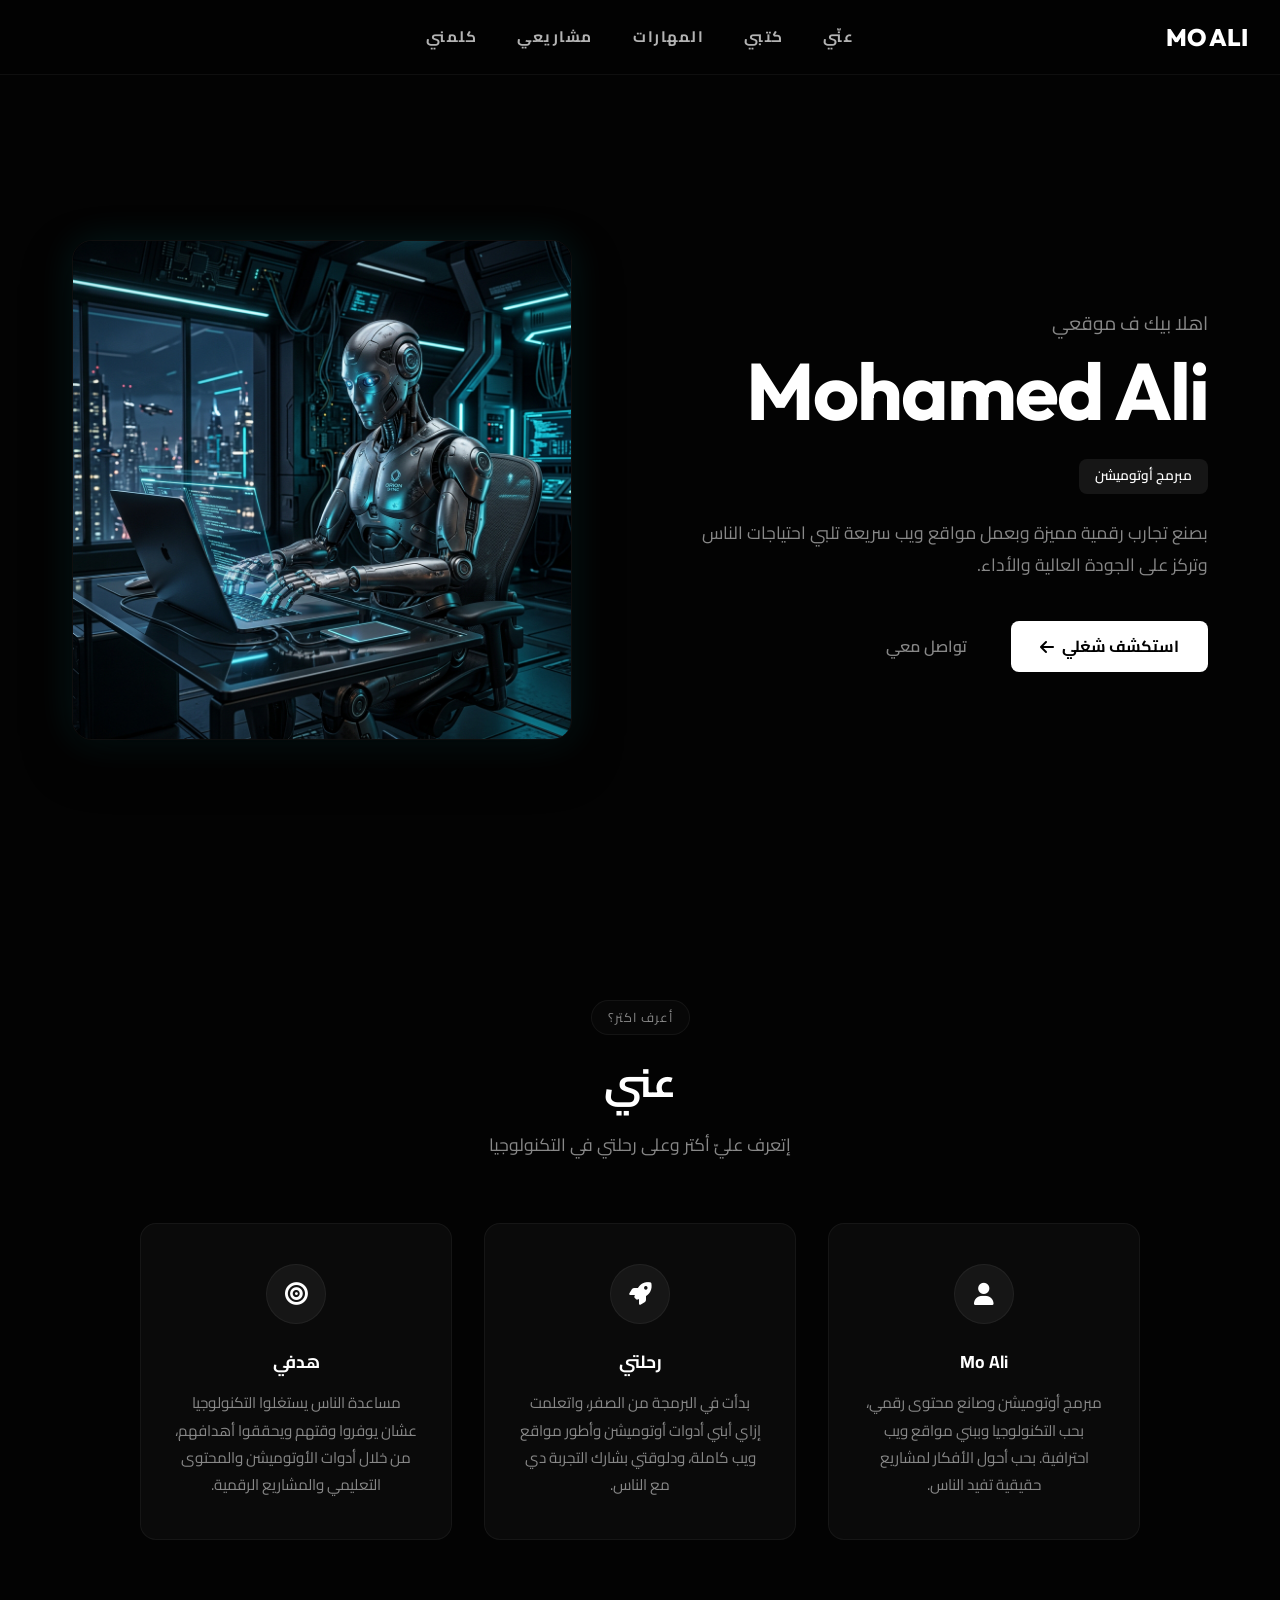
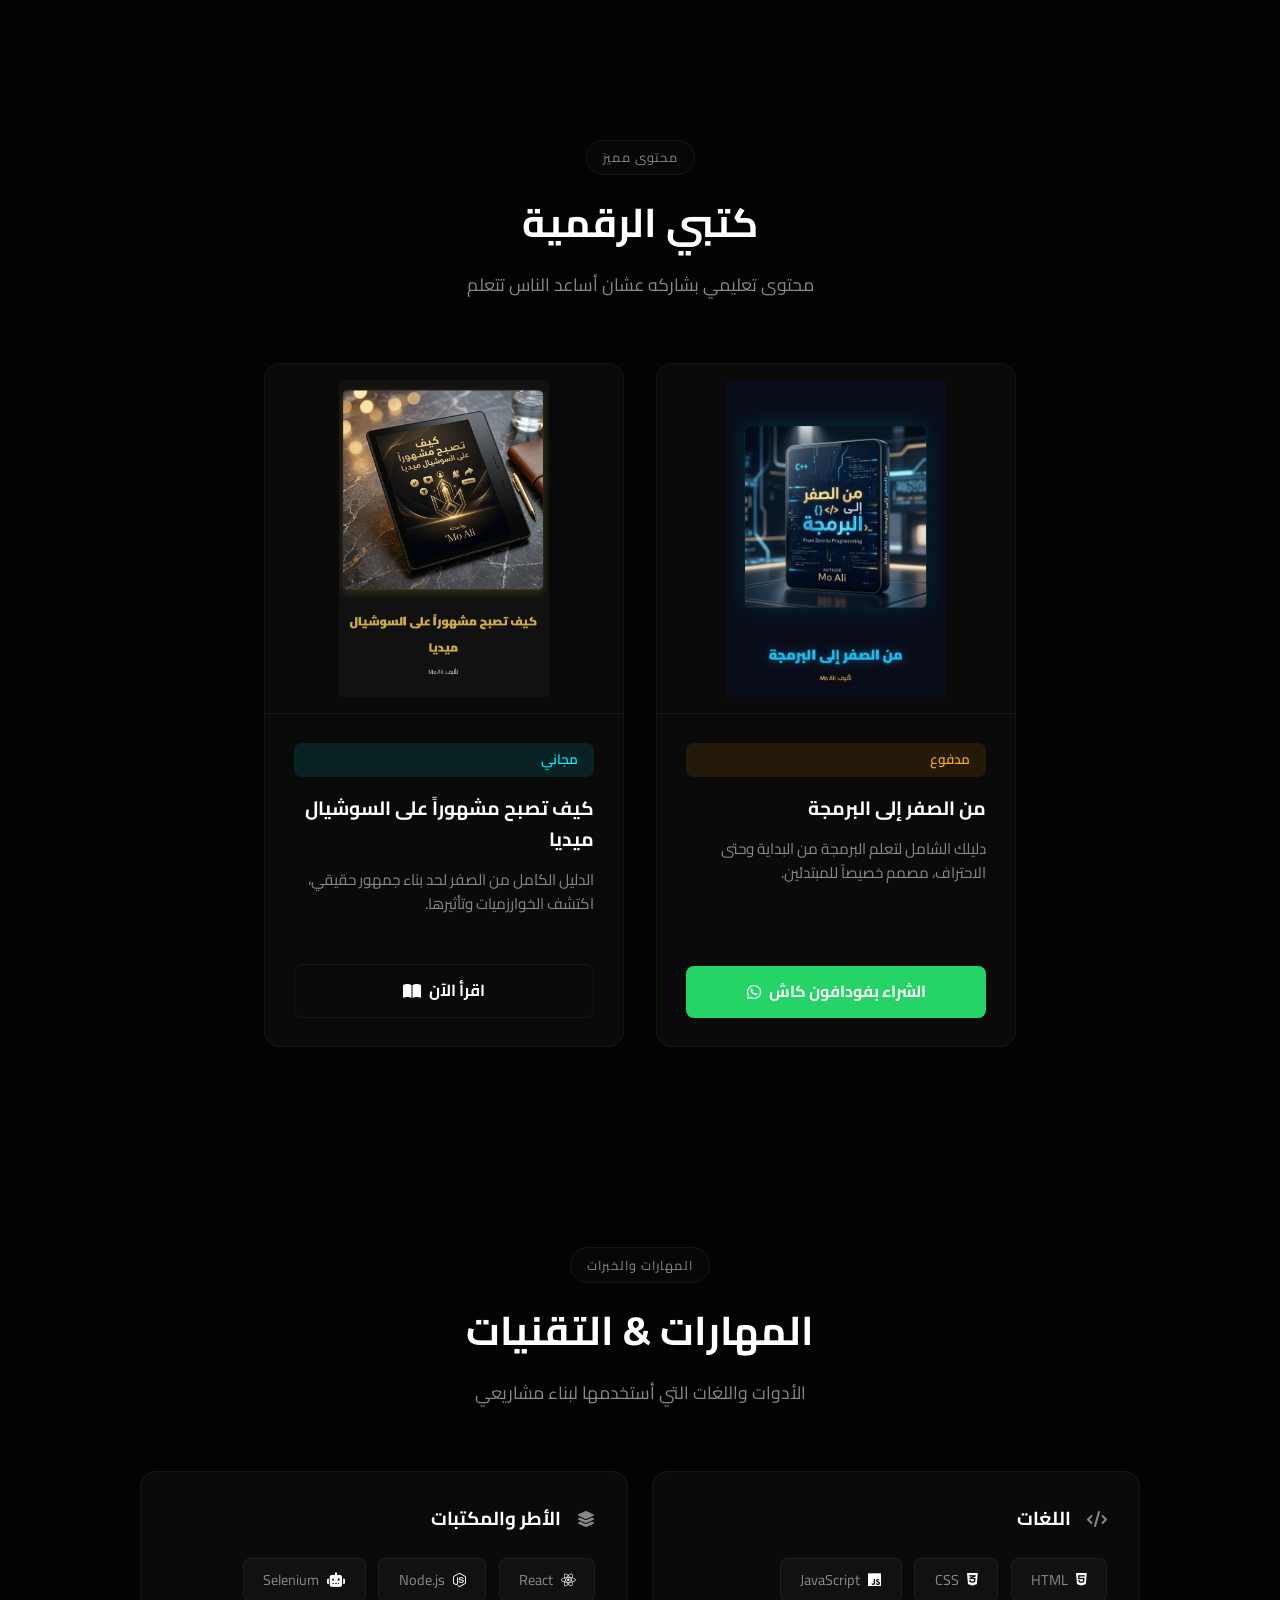
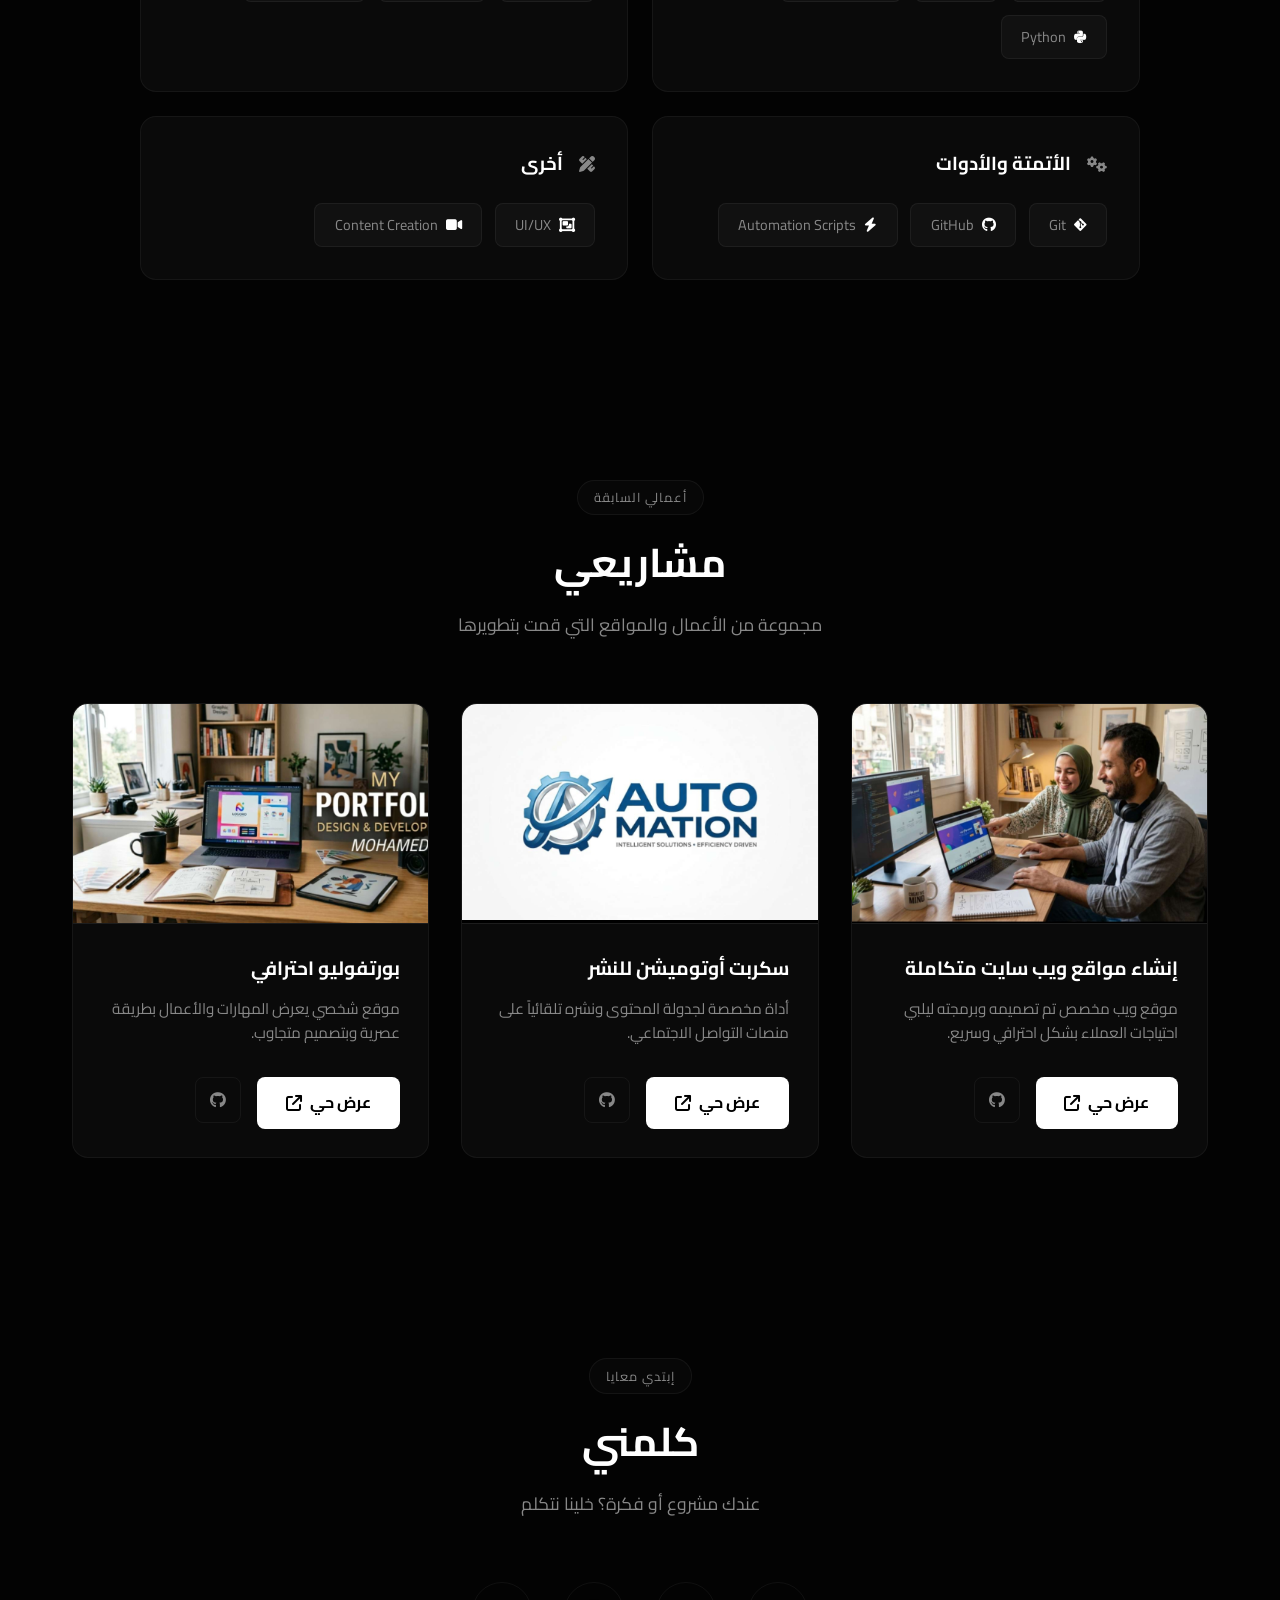
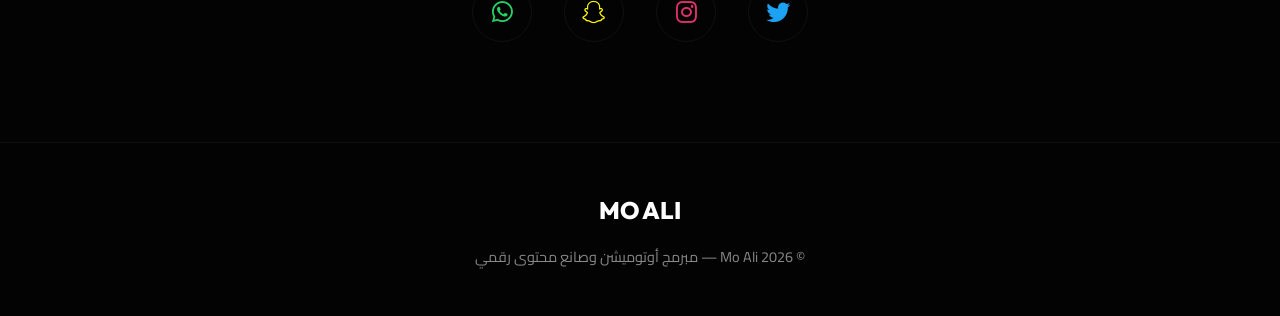
<file: index.html>
<!DOCTYPE html>
<html lang="ar-EG" dir="rtl">

<head>
    <meta charset="UTF-8">
    <meta name="viewport" content="width=device-width, initial-scale=1.0">
    <title>Mo Ali | مبرمج أوتوميشن وصانع محتوى رقمي</title>
    <meta name="description"
        content="البورتفوليو الخاص بـ Mo Ali، مبرمج أوتوميشن، صانع محتوى رقمي، وشغوف بإنشاء مواقع ويب سايت.">
    <link rel="stylesheet" href="style.css">
    <style>
        .books-grid {
            display: grid;
            grid-template-columns: repeat(2, minmax(280px, 360px));
            gap: 2rem;
            justify-content: center;
        }
        .book-cover-container {
            padding: 0;
            background: #0a0a0a;
            height: 350px;
            overflow: hidden;
            display: flex;
            align-items: center;
            justify-content: center;
            border-bottom: 1px solid var(--card-border);
        }
        .book-cover-container img {
            width: 100%;
            height: 100%;
            object-fit: contain;
            padding: 1rem;
        }
        @media (max-width: 768px) {
            .books-grid {
                grid-template-columns: 1fr;
            }
            .book-cover-container {
                height: 280px;
            }
        }
    </style>
    <link
        href="https://fonts.googleapis.com/css2?family=Cairo:wght@300;400;500;600;700;800&family=Outfit:wght@400;600;800&display=swap"
        rel="stylesheet">
    <link rel="stylesheet" href="https://cdnjs.cloudflare.com/ajax/libs/font-awesome/6.4.0/css/all.min.css">
</head>

<body>
    <!-- Navigation -->
    <nav>
        <div class="logo hero-animate hero-anim-1">MO ALI</div>
        <ul class="nav-links">
            <li class="hero-animate hero-anim-2"><a href="#about">عنّي</a></li>
            <li class="hero-animate hero-anim-3"><a href="#books">كتبي</a></li>
            <li class="hero-animate hero-anim-4"><a href="#skills">المهارات</a></li>
            <li class="hero-animate hero-anim-5"><a href="#projects">مشاريعي</a></li>
            <li class="hero-animate hero-anim-6"><a href="#contact">كلمني</a></li>
        </ul>
    </nav>

    <!-- Hero Section -->
    <section id="hero" class="hero">
        <div class="container hero-container">
            <div class="hero-left">
                <p class="greeting hero-animate hero-anim-8">اهلا بيك ف موقعي</p>
                <h1 class="hero-title hero-animate hero-anim-9">Mohamed Ali</h1>
                <div class="badge-filled hero-animate hero-anim-10">مبرمج أوتوميشن</div>
                <p class="hero-desc hero-animate hero-anim-11">بصنع تجارب رقمية مميزة وبعمل مواقع ويب سريعة تلبي احتياجات الناس وتركز على الجودة العالية والأداء.</p>

                <div class="hero-actions hero-animate hero-anim-12">
                    <a href="#projects" class="btn-primary">استكشف شغلي <i class="fa-solid fa-arrow-left"></i></a>
                    <a href="#contact" class="btn-text">تواصل معي</a>
                </div>
            </div>
            <div class="hero-right">
                <div class="hero-image-container hero-animate hero-anim-13">
                    <img src="robot.png" alt="3D Robot Developer" class="parallax-img">
                </div>
            </div>
        </div>
    </section>

    <!-- About Section -->
    <section id="about" class="about section-padding">
        <div class="container">
            <div class="section-header">
                <div class="badge-outline">أعرف اكتر؟</div>
                <h2>عني</h2>
                <p>إتعرف عليّ أكتر وعلى رحلتي في التكنولوجيا</p>
            </div>
            <div class="about-content">
                <div class="about-card">
                    <div class="about-icon"><i class="fa-solid fa-user"></i></div>
                    <h3>Mo Ali</h3>
                    <p>مبرمج أوتوميشن وصانع محتوى رقمي، بحب التكنولوجيا وببني مواقع ويب احترافية. بحب أحول الأفكار لمشاريع حقيقية تفيد الناس.</p>
                </div>
                <div class="about-card">
                    <div class="about-icon"><i class="fa-solid fa-rocket"></i></div>
                    <h3>رحلتي</h3>
                    <p>بدأت في البرمجة من الصفر، واتعلمت إزاي أبني أدوات أوتوميشن وأطور مواقع ويب كاملة، ودلوقتي بشارك التجربة دي مع الناس.</p>
                </div>
                <div class="about-card">
                    <div class="about-icon"><i class="fa-solid fa-bullseye"></i></div>
                    <h3>هدفي</h3>
                    <p>مساعدة الناس يستغلوا التكنولوجيا عشان يوفروا وقتهم ويحققوا أهدافهم، من خلال أدوات الأوتوميشن والمحتوى التعليمي والمشاريع الرقمية.</p>
                </div>
            </div>
        </div>
    </section>

    <!-- Books Section -->
    <section id="books" class="books section-padding">
        <div class="container">
            <div class="section-header">
                <div class="badge-outline">محتوى مميز</div>
                <h2>كتبي الرقمية</h2>
                <p>محتوى تعليمي بشاركه عشان أساعد الناس تتعلم</p>
            </div>

            <div class="books-grid">
                <!-- Book 1 (المدفوع) -->
                <div class="project-card">
                    <div class="project-img book-img book-cover-container">
                        <img src="cover-paid.jpg" alt="غلاف كتاب من الصفر إلى البرمجة">
                    </div>
                    <div class="project-info">
                        <div class="badge-filled"
                            style="background: rgba(255,170,0,0.1); color: #ffaa00; margin-bottom: 1rem; display: inline-block;">
                            مدفوع</div>
                        <h3>من الصفر إلى البرمجة</h3>
                        <p>دليلك الشامل لتعلم البرمجة من البداية وحتى الاحتراف، مصمم خصيصاً للمبتدئين.</p>
                        <div class="project-actions" style="margin-top: 1rem;">
                            <!-- رابط شراء عن طريق الواتساب لفودافون كاش -->
                            <a href="https://wa.me/201070442188?text=أهلاً،%20أريد%20شراء%20كتاب%20من%20الصفر%20إلى%20البرمجة%20عن%20طريق%20فودافون%20كاش" target="_blank" class="btn-primary"
                                style="width: 100%; text-align: center; justify-content: center; background-color: #25D366; color: white; border: none;">الشراء بفودافون كاش <i
                                    class="fa-brands fa-whatsapp"></i></a>
                        </div>
                    </div>
                </div>
                <!-- Book 2 (المجاني) -->
                <div class="project-card">
                    <div class="project-img book-img book-cover-container">
                        <img src="cover-free.jpg" alt="غلاف كتاب كيف تصبح مشهوراً على السوشيال ميديا">
                    </div>
                    <div class="project-info">
                        <div class="badge-filled"
                            style="background: rgba(0,243,255,0.1); color: #00f3ff; margin-bottom: 1rem; display: inline-block;">
                            مجاني</div>
                        <h3>كيف تصبح مشهوراً على السوشيال ميديا</h3>
                        <p>الدليل الكامل من الصفر لحد بناء جمهور حقيقي، اكتشف الخوارزميات وتأثيرها.</p>
                        <div class="project-actions" style="margin-top: 1rem;">
                            <!-- رابط يفتح صفحة قراءة النص -->
                            <a href="read.html" class="btn-outline"
                                style="width: 100%; text-align: center; justify-content: center;">اقرأ الآن <i
                                    class="fa-solid fa-book-open"></i></a>
                        </div>
                    </div>
                </div>
            </div>
        </div>
    </section>

    <!-- Skills Section -->
    <section id="skills" class="skills section-padding">
        <div class="container">
            <div class="section-header">
                <div class="badge-outline">المهارات والخبرات</div>
                <h2>المهارات &amp; التقنيات</h2>
                <p>الأدوات واللغات التي أستخدمها لبناء مشاريعي</p>
            </div>

            <div class="skills-grid">
                <!-- Card 1 -->
                <div class="skill-category-card">
                    <div class="card-header">
                        <i class="fa-solid fa-code"></i>
                        <h3>اللغات</h3>
                    </div>
                    <div class="skill-tags">
                        <span class="skill-tag"><i class="fa-brands fa-html5"></i> HTML</span>
                        <span class="skill-tag"><i class="fa-brands fa-css3-alt"></i> CSS</span>
                        <span class="skill-tag"><i class="fa-brands fa-js"></i> JavaScript</span>
                        <span class="skill-tag"><i class="fa-brands fa-python"></i> Python</span>
                    </div>
                </div>

                <!-- Card 2 -->
                <div class="skill-category-card">
                    <div class="card-header">
                        <i class="fa-solid fa-layer-group"></i>
                        <h3>الأطر والمكتبات</h3>
                    </div>
                    <div class="skill-tags">
                        <span class="skill-tag"><i class="fa-brands fa-react"></i> React</span>
                        <span class="skill-tag"><i class="fa-brands fa-node-js"></i> Node.js</span>
                        <span class="skill-tag"><i class="fa-solid fa-robot"></i> Selenium</span>
                    </div>
                </div>

                <!-- Card 3 -->
                <div class="skill-category-card">
                    <div class="card-header">
                        <i class="fa-solid fa-gears"></i>
                        <h3>الأتمتة والأدوات</h3>
                    </div>
                    <div class="skill-tags">
                        <span class="skill-tag"><i class="fa-brands fa-git-alt"></i> Git</span>
                        <span class="skill-tag"><i class="fa-brands fa-github"></i> GitHub</span>
                        <span class="skill-tag"><i class="fa-solid fa-bolt"></i> Automation Scripts</span>
                    </div>
                </div>

                <!-- Card 4 -->
                <div class="skill-category-card">
                    <div class="card-header">
                        <i class="fa-solid fa-pen-ruler"></i>
                        <h3>أخرى</h3>
                    </div>
                    <div class="skill-tags">
                        <span class="skill-tag"><i class="fa-solid fa-object-group"></i> UI/UX</span>
                        <span class="skill-tag"><i class="fa-solid fa-video"></i> Content Creation</span>
                    </div>
                </div>
            </div>
        </div>
    </section>

    <!-- Projects Section -->
    <section id="projects" class="projects section-padding">
        <div class="container">
            <div class="section-header">
                <div class="badge-outline">أعمالي السابقة</div>
                <h2>مشاريعي</h2>
                <p>مجموعة من الأعمال والمواقع التي قمت بتطويرها</p>
            </div>

            <div class="projects-grid">
                <!-- Project 1 -->
                <div class="project-card">
                    <div class="project-img">
                        <img src="images/project1-3.jpg" alt="مشروع 1" loading="lazy">
                    </div>
                    <div class="project-info">
                        <h3>إنشاء مواقع ويب سايت متكاملة</h3>
                        <p>موقع ويب مخصص تم تصميمه وبرمجته ليلبي احتياجات العملاء بشكل احترافي وسريع.</p>
                        <div class="project-actions">
                            <a href="#" class="btn-primary">عرض حي <i class="fa-solid fa-external-link"></i></a>
                            <a href="#" class="btn-icon-only"><i class="fa-brands fa-github"></i></a>
                        </div>
                    </div>
                </div>
                <!-- Project 2 -->
                <div class="project-card">
                    <div class="project-img">
                        <img src="images/project1-2.jpg" alt="مشروع 2" loading="lazy">
                    </div>
                    <div class="project-info">
                        <h3>سكربت أوتوميشن للنشر</h3>
                        <p>أداة مخصصة لجدولة المحتوى ونشره تلقائياً على منصات التواصل الاجتماعي.</p>
                        <div class="project-actions">
                            <a href="#" class="btn-primary">عرض حي <i class="fa-solid fa-external-link"></i></a>
                            <a href="#" class="btn-icon-only"><i class="fa-brands fa-github"></i></a>
                        </div>
                    </div>
                </div>
                <!-- Project 3 -->
                <div class="project-card">
                    <div class="project-img">
                        <img src="images/project1-1.jpg" alt="مشروع 3" loading="lazy" style="object-position: left center;">
                    </div>
                    <div class="project-info">
                        <h3>بورتفوليو احترافي</h3>
                        <p>موقع شخصي يعرض المهارات والأعمال بطريقة عصرية وبتصميم متجاوب.</p>
                        <div class="project-actions">
                            <a href="#" class="btn-primary">عرض حي <i class="fa-solid fa-external-link"></i></a>
                            <a href="#" class="btn-icon-only"><i class="fa-brands fa-github"></i></a>
                        </div>
                    </div>
                </div>
            </div>
        </div>
    </section>

    <!-- Contact Section -->
    <section id="contact" class="contact section-padding">
        <div class="container">
            <div class="section-header">
                <div class="badge-outline">إبتدي معايا</div>
                <h2>كلمني</h2>
                <p>عندك مشروع أو فكرة؟ خلينا نتكلم</p>
            </div>
            <div class="contact-content">
                <div class="contact-links" style="flex-direction: row; justify-content: center; gap: 2rem;">
                    <a href="https://twitter.com/mo7amed__3li_7" class="btn-icon-only" target="_blank" style="width: 60px; height: 60px; border-radius: 50%; font-size: 1.5rem;">
                        <i class="fa-brands fa-twitter" style="color: #1da1f2;"></i>
                    </a>
                    <a href="https://instagram.com/mo7amed__3li_7" class="btn-icon-only" target="_blank" style="width: 60px; height: 60px; border-radius: 50%; font-size: 1.5rem;">
                        <i class="fa-brands fa-instagram" style="color: #e1306c;"></i>
                    </a>
                    <a href="https://snapchat.com/add/mo7amed__3li_7" class="btn-icon-only" target="_blank" style="width: 60px; height: 60px; border-radius: 50%; font-size: 1.5rem;">
                        <i class="fa-brands fa-snapchat" style="color: #FFFC00; text-shadow: 0 0 2px rgba(0,0,0,0.5);"></i>
                    </a>
                    <a href="https://wa.me/201070442188" class="btn-icon-only" target="_blank" style="width: 60px; height: 60px; border-radius: 50%; font-size: 1.5rem;">
                        <i class="fa-brands fa-whatsapp" style="color: #25D366;"></i>
                    </a>
                </div>
            </div>
        </div>
    </section>

    <!-- Footer -->
    <footer>
        <div class="container">
            <div class="footer-content">
                <div class="logo" style="margin-bottom: 1rem;">MO ALI</div>
                <p>&copy; 2026 Mo Ali — مبرمج أوتوميشن وصانع محتوى رقمي</p>
            </div>
        </div>
    </footer>

    <script src="script.js"></script>
</body>

</html>
</file>
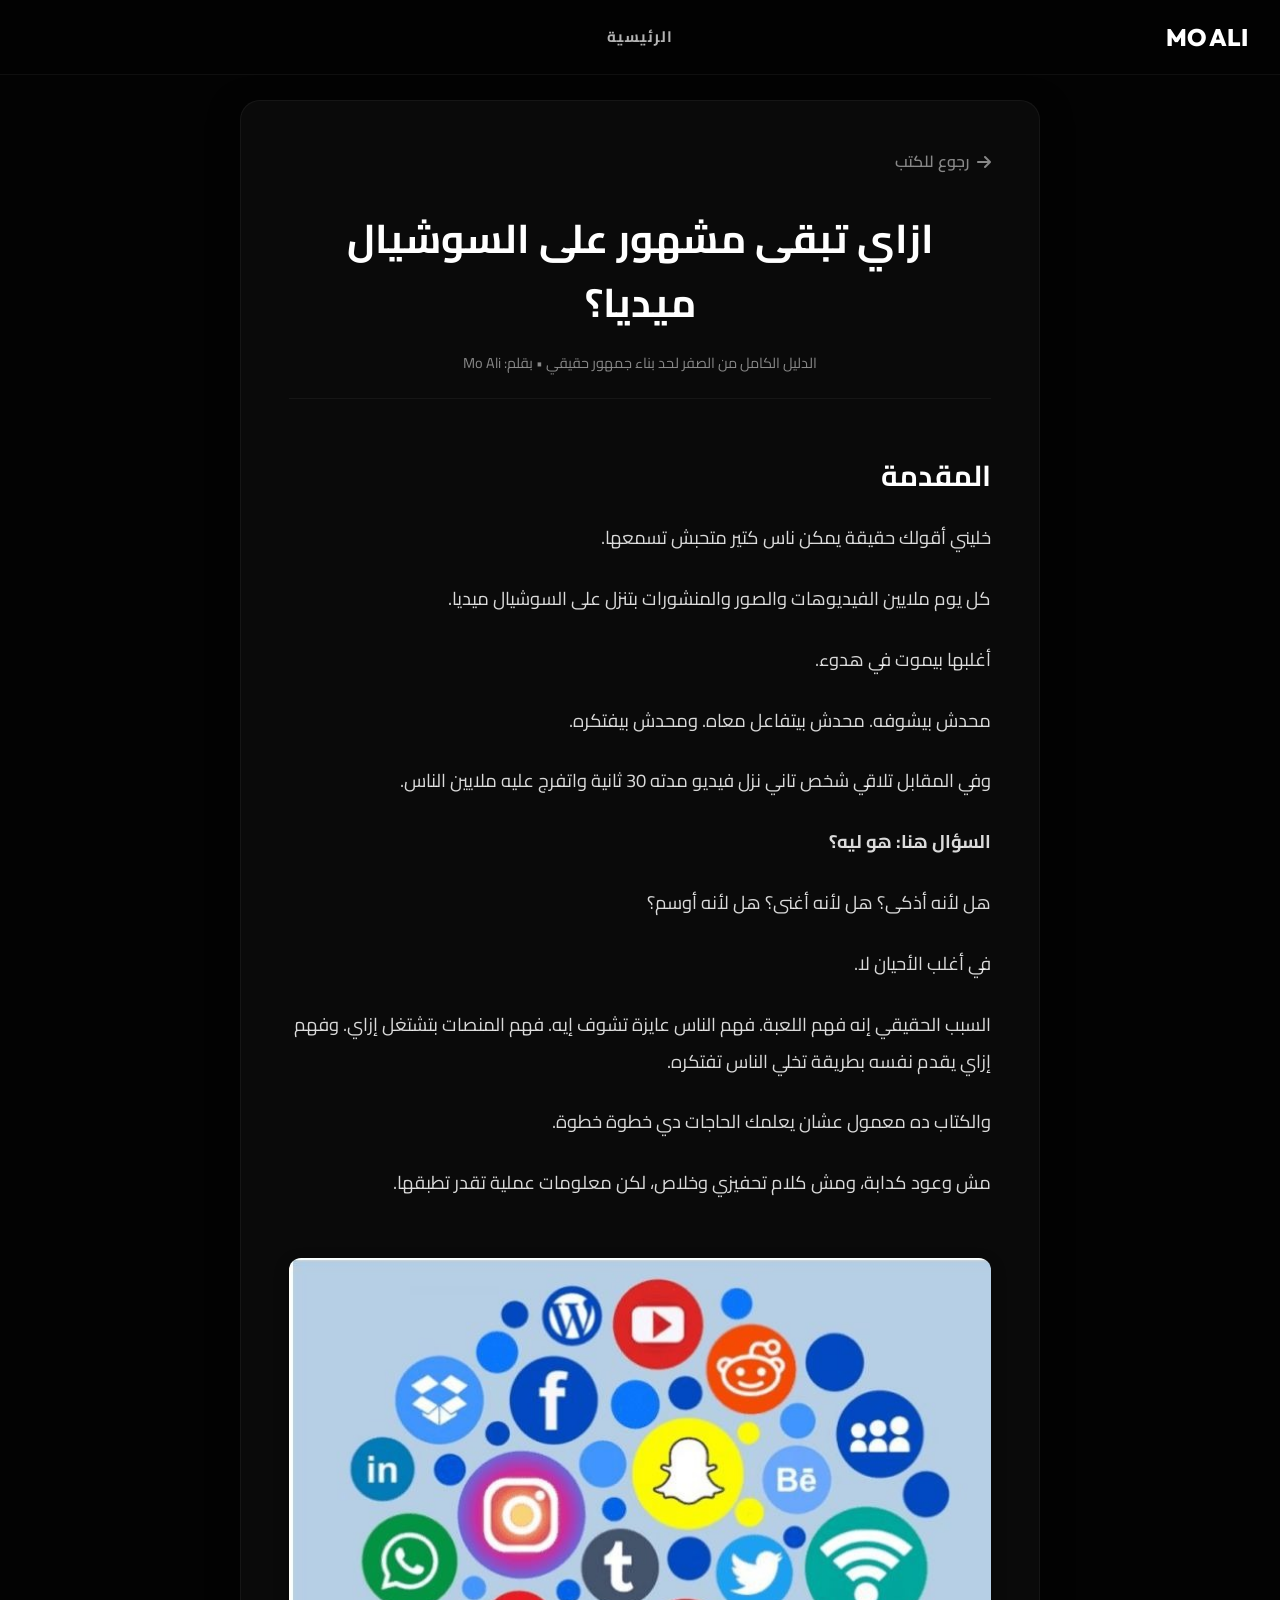
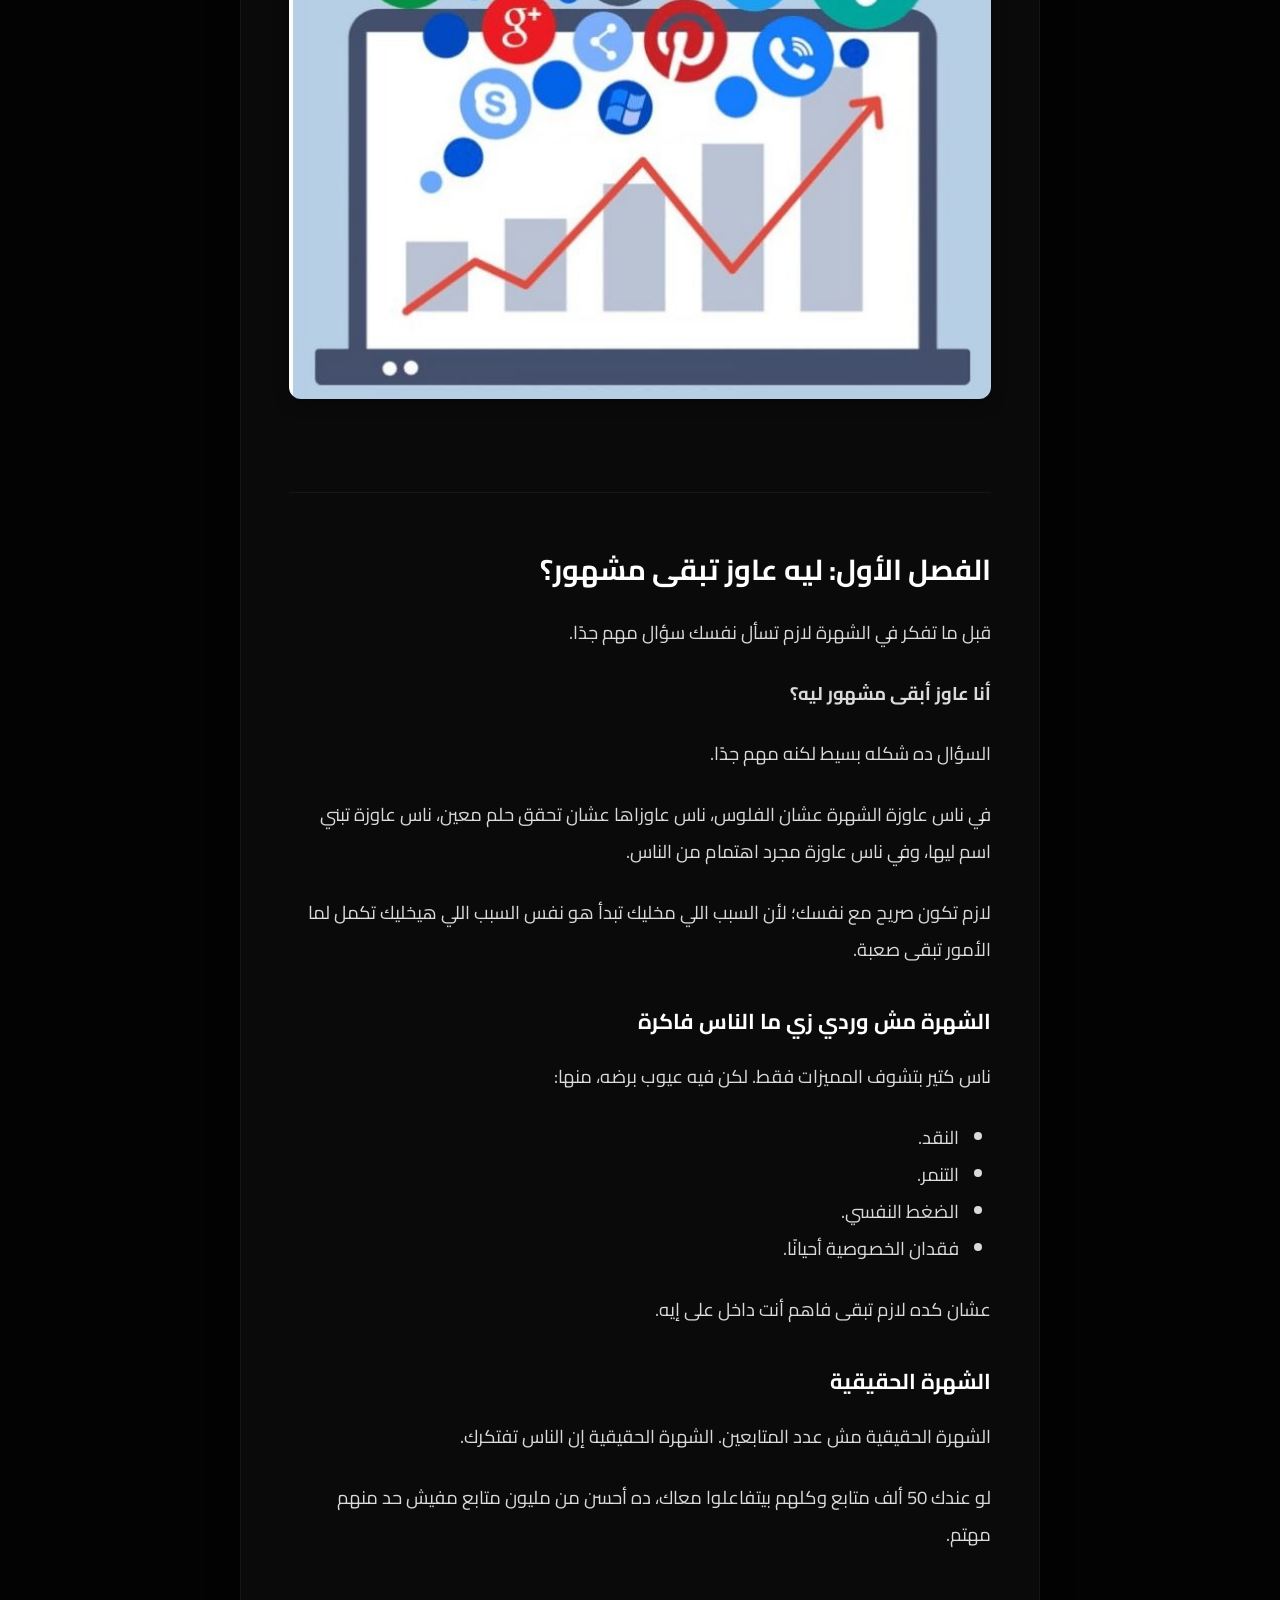
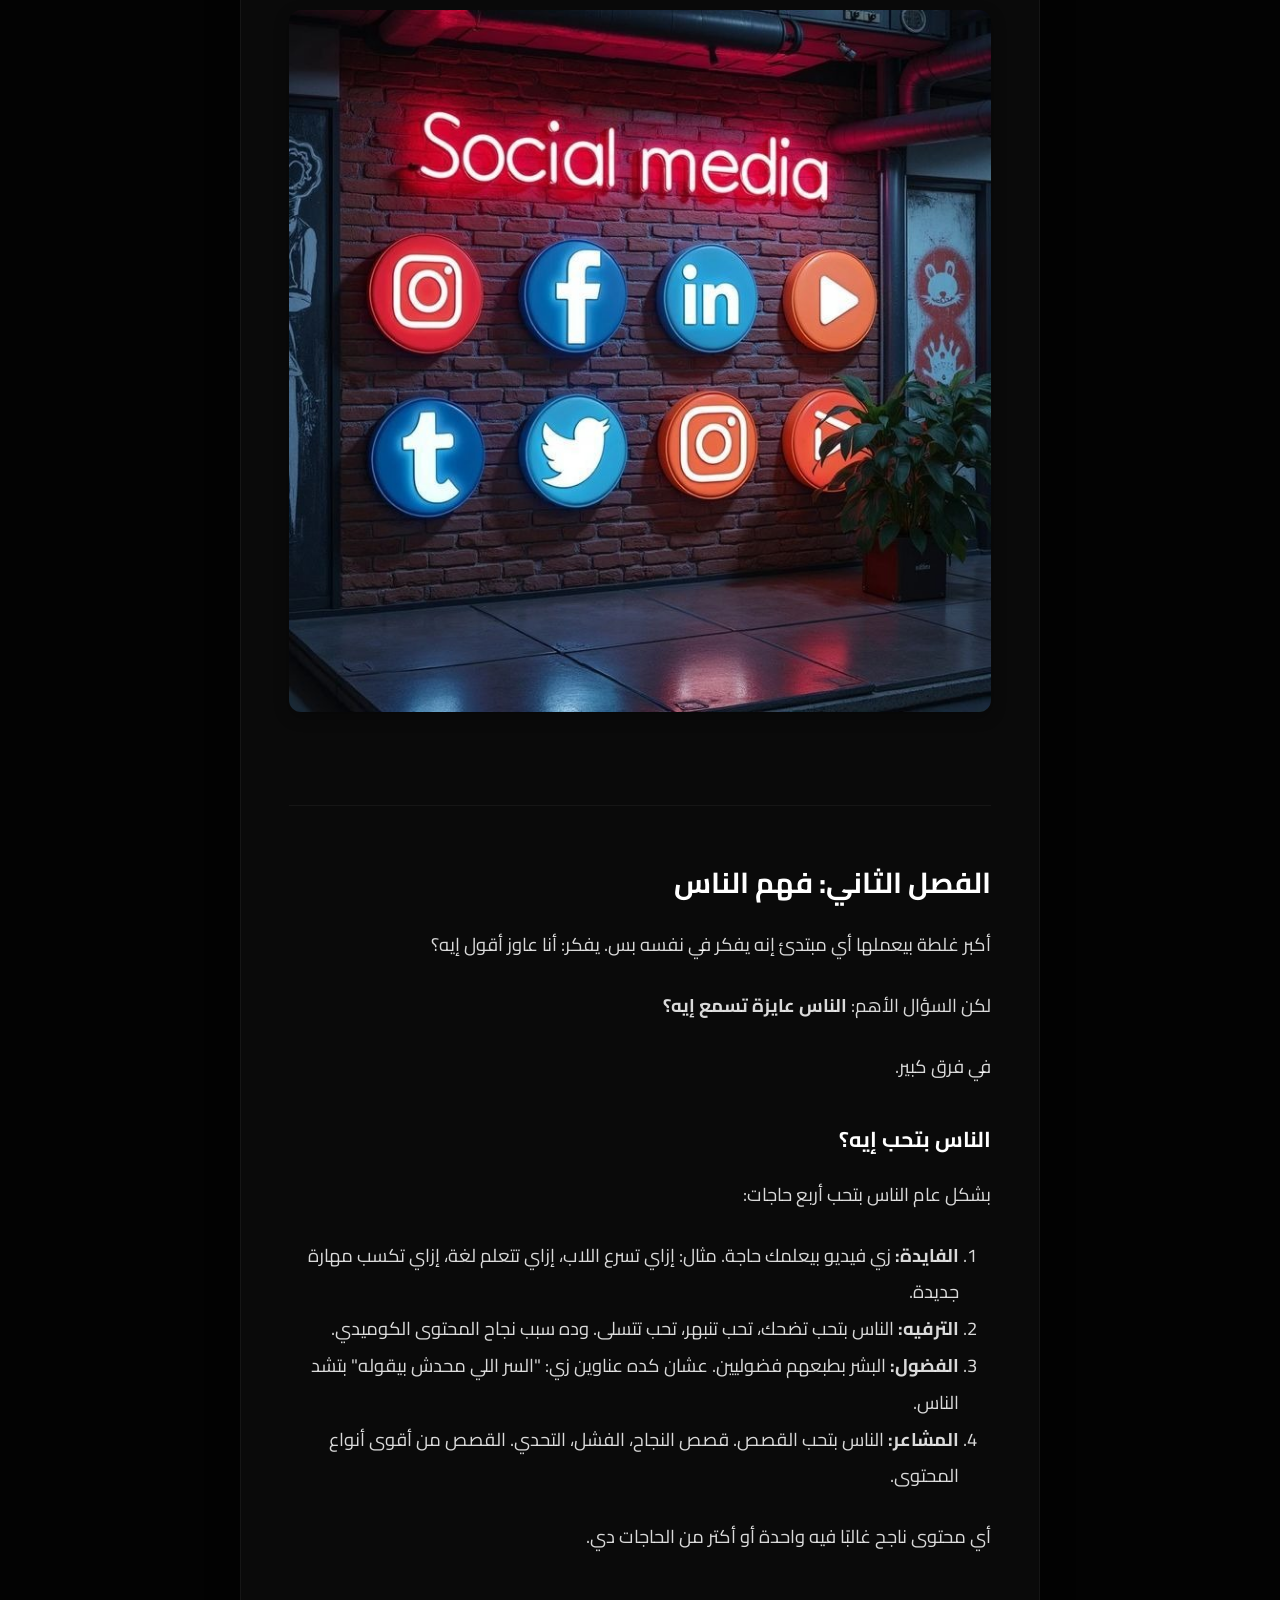
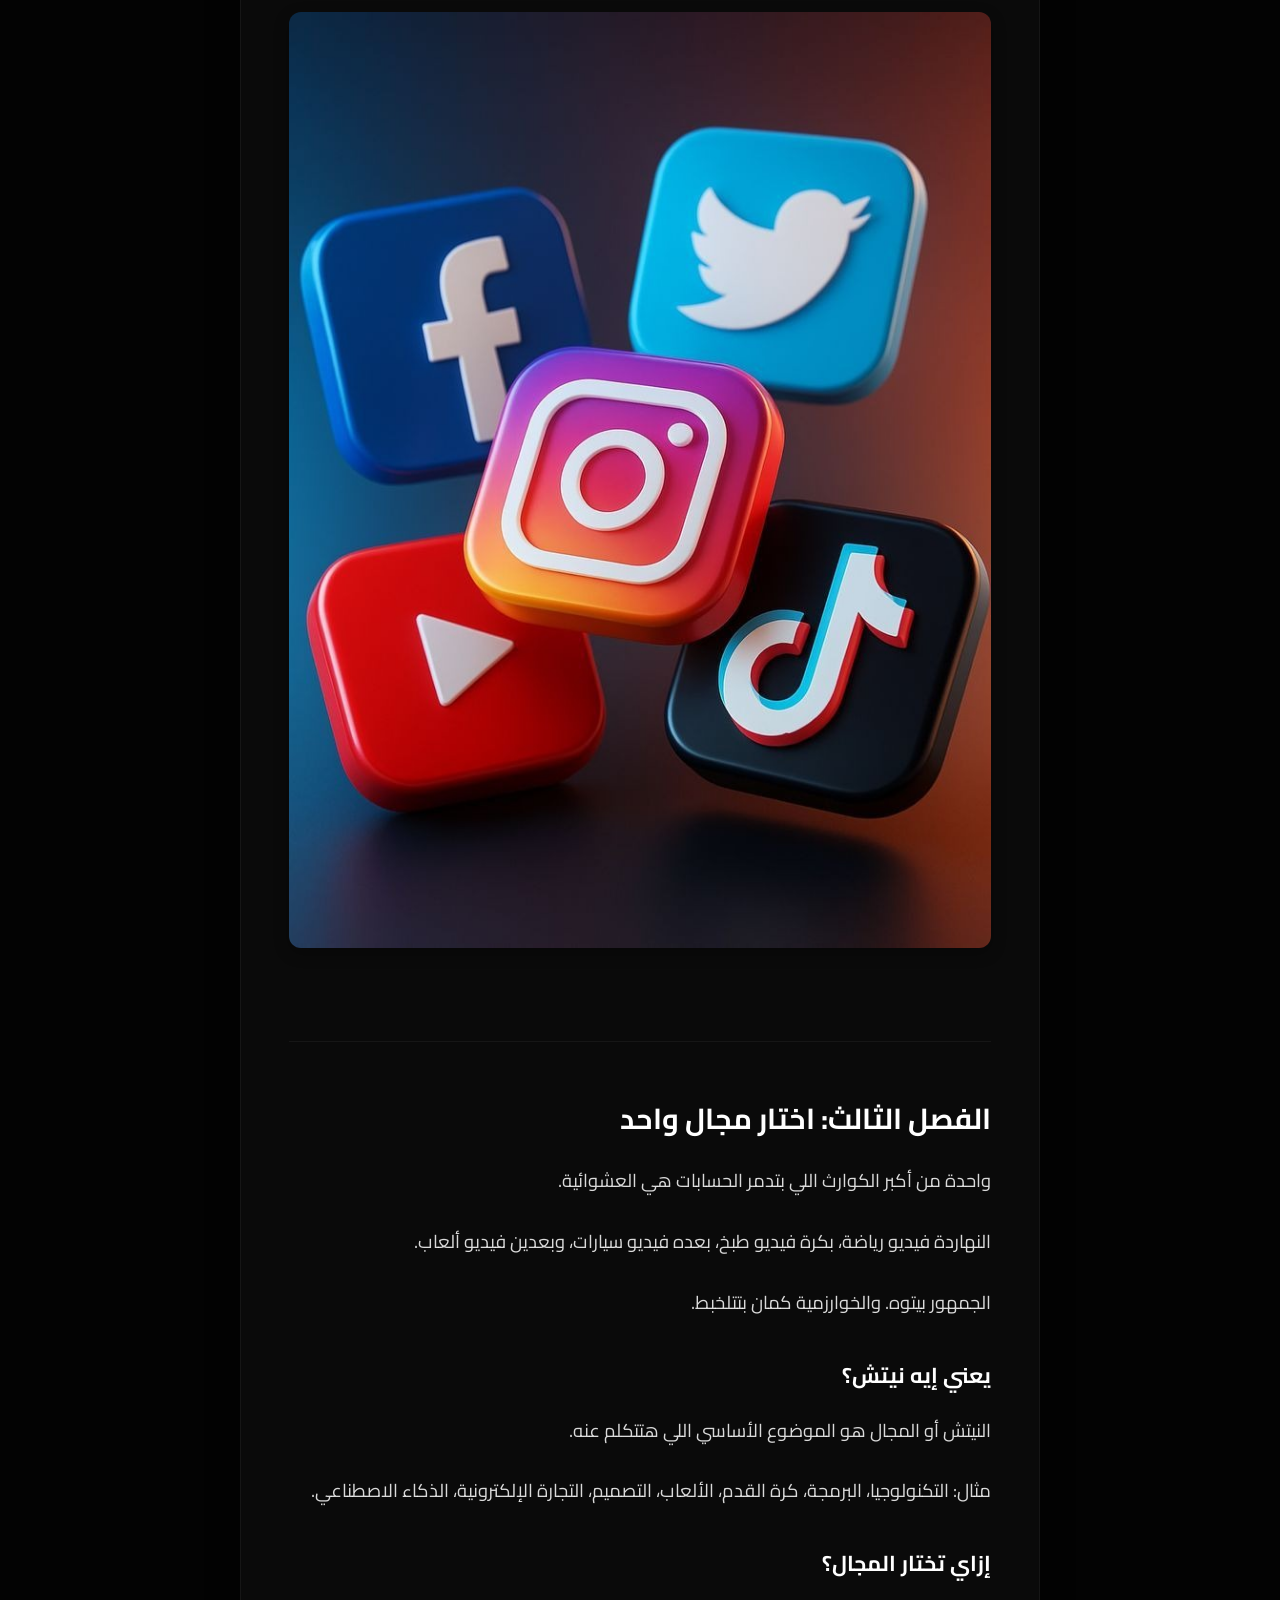
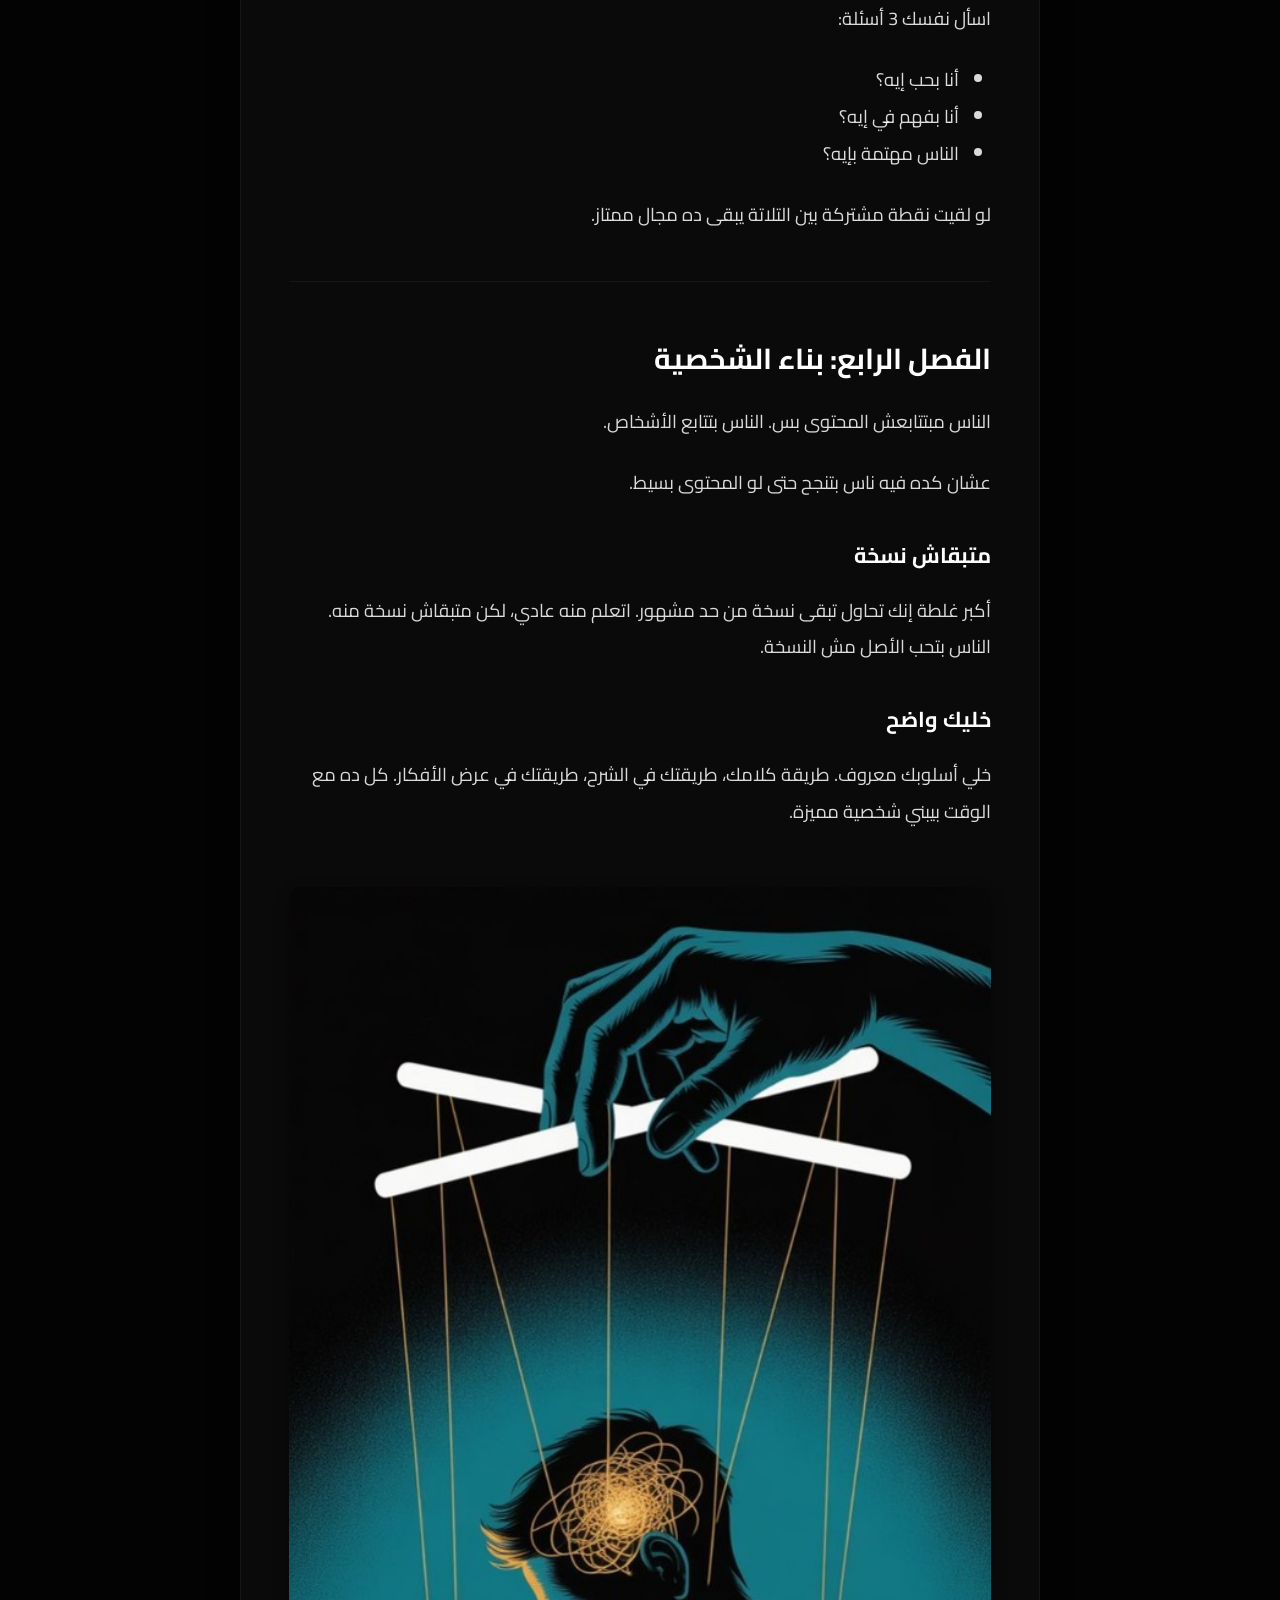
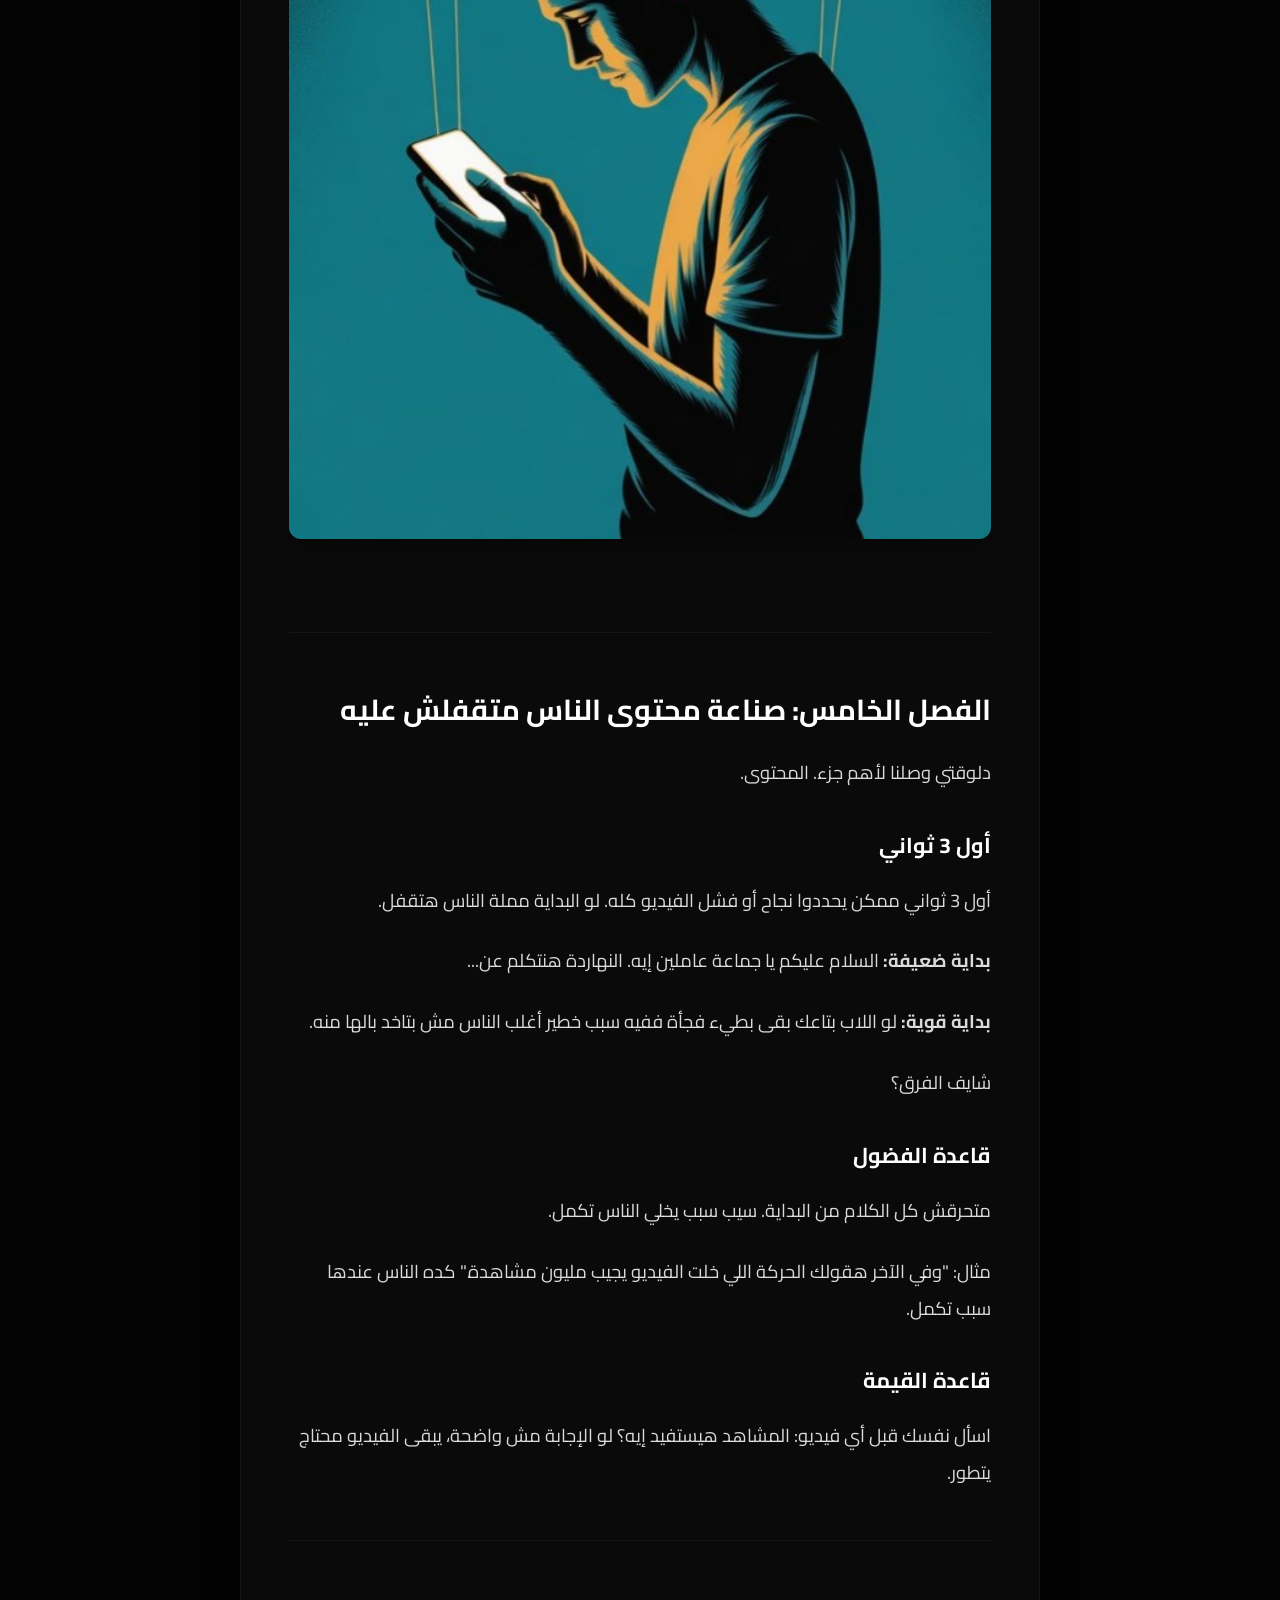
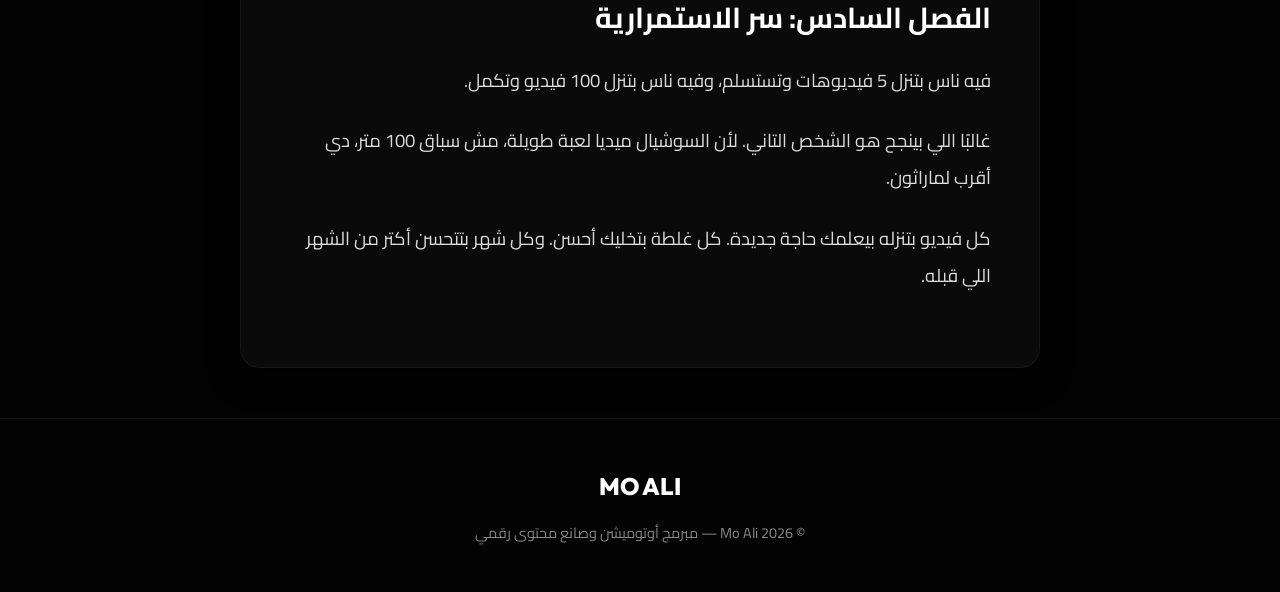
<file: read.html>
<!DOCTYPE html>
<html lang="ar" dir="rtl">

<head>
    <meta charset="UTF-8">
    <meta name="viewport" content="width=device-width, initial-scale=1.0">
    <title>كيف تصبح مشهوراً | قراءة</title>
    <link rel="stylesheet" href="style.css">
    <link href="https://fonts.googleapis.com/css2?family=Cairo:wght@300;400;500;600;700;800&family=Outfit:wght@400;600;800&display=swap" rel="stylesheet">
    <link rel="stylesheet" href="https://cdnjs.cloudflare.com/ajax/libs/font-awesome/6.4.0/css/all.min.css">
    <style>
        .reading-container {
            max-width: 800px;
            margin: 100px auto 50px;
            padding: 3rem;
            background: var(--card-bg);
            border: 1px solid var(--card-border);
            border-radius: 20px;
            box-shadow: 0 10px 30px rgba(0,0,0,0.5);
        }
        
        .article-title {
            font-size: 2.5rem;
            margin-bottom: 1rem;
            color: #fff;
            text-align: center;
        }

        .article-meta {
            text-align: center;
            color: var(--text-muted);
            margin-bottom: 3rem;
            font-size: 0.9rem;
            padding-bottom: 1.5rem;
            border-bottom: 1px solid var(--card-border);
        }

        .article-content {
            font-size: 1.15rem;
            line-height: 2;
            color: rgba(255, 255, 255, 0.85);
        }

        .article-content h2 {
            font-size: 1.8rem;
            margin: 2.5rem 0 1rem;
            color: #fff;
        }

        .article-content p {
            margin-bottom: 1.5rem;
        }

        .back-btn {
            display: inline-flex;
            align-items: center;
            gap: 0.5rem;
            color: var(--text-muted);
            margin-bottom: 2rem;
            font-weight: 600;
            transition: color 0.3s ease;
        }

        .back-btn:hover {
            color: #fff;
        }

        @media (max-width: 768px) {
            .reading-container {
                margin: 80px 1.5rem 2rem;
                padding: 1.5rem;
            }
            .article-title {
                font-size: 2rem;
            }
        }
    </style>
</head>

<body>
    <!-- Navigation -->
    <nav>
        <div class="logo">MO ALI</div>
        <ul class="nav-links">
            <li><a href="index.html#hero">الرئيسية</a></li>
        </ul>
    </nav>

    <!-- Reading Area -->
    <div class="container">
        <div class="reading-container">
            <a href="index.html#books" class="back-btn"><i class="fa-solid fa-arrow-right"></i> رجوع للكتب</a>
            
            <h1 class="article-title">ازاي تبقى مشهور على السوشيال ميديا؟</h1>
            <div class="article-meta">الدليل الكامل من الصفر لحد بناء جمهور حقيقي &bull; بقلم: Mo Ali</div>
            
            <div class="article-content">
                <h2>المقدمة</h2>
                <p>خليني أقولك حقيقة يمكن ناس كتير متحبش تسمعها.</p>
                <p>كل يوم ملايين الفيديوهات والصور والمنشورات بتنزل على السوشيال ميديا.</p>
                <p>أغلبها بيموت في هدوء.</p>
                <p>محدش بيشوفه. محدش بيتفاعل معاه. ومحدش بيفتكره.</p>
                <p>وفي المقابل تلاقي شخص تاني نزل فيديو مدته 30 ثانية واتفرج عليه ملايين الناس.</p>
                <p><strong>السؤال هنا: هو ليه؟</strong></p>
                <p>هل لأنه أذكى؟ هل لأنه أغنى؟ هل لأنه أوسم؟</p>
                <p>في أغلب الأحيان لا.</p>
                <p>السبب الحقيقي إنه فهم اللعبة. فهم الناس عايزة تشوف إيه. فهم المنصات بتشتغل إزاي. وفهم إزاي يقدم نفسه بطريقة تخلي الناس تفتكره.</p>
                <p>والكتاب ده معمول عشان يعلمك الحاجات دي خطوة خطوة.</p>
                <p>مش وعود كدابة، ومش كلام تحفيزي وخلاص، لكن معلومات عملية تقدر تطبقها.</p>
                <img src="book-img-1.jpg" alt="السوشيال ميديا" style="width: 100%; border-radius: 12px; margin: 2rem 0; box-shadow: 0 5px 15px rgba(0,0,0,0.3);">
                <hr style="border:0; border-top:1px solid var(--card-border); margin: 3rem 0;">

                <h2>الفصل الأول: ليه عاوز تبقى مشهور؟</h2>
                <p>قبل ما تفكر في الشهرة لازم تسأل نفسك سؤال مهم جدًا.</p>
                <p><strong>أنا عاوز أبقى مشهور ليه؟</strong></p>
                <p>السؤال ده شكله بسيط لكنه مهم جدًا.</p>
                <p>في ناس عاوزة الشهرة عشان الفلوس، ناس عاوزاها عشان تحقق حلم معين، ناس عاوزة تبني اسم ليها، وفي ناس عاوزة مجرد اهتمام من الناس.</p>
                <p>لازم تكون صريح مع نفسك؛ لأن السبب اللي مخليك تبدأ هو نفس السبب اللي هيخليك تكمل لما الأمور تبقى صعبة.</p>

                <h3 style="margin-top:2rem; margin-bottom:1rem; color:#fff;">الشهرة مش وردي زي ما الناس فاكرة</h3>
                <p>ناس كتير بتشوف المميزات فقط. لكن فيه عيوب برضه، منها:</p>
                <ul style="margin-right: 2rem; margin-bottom: 1.5rem; color: rgba(255, 255, 255, 0.85); line-height: 2;">
                    <li>النقد.</li>
                    <li>التنمر.</li>
                    <li>الضغط النفسي.</li>
                    <li>فقدان الخصوصية أحيانًا.</li>
                </ul>
                <p>عشان كده لازم تبقى فاهم أنت داخل على إيه.</p>

                <h3 style="margin-top:2rem; margin-bottom:1rem; color:#fff;">الشهرة الحقيقية</h3>
                <p>الشهرة الحقيقية مش عدد المتابعين. الشهرة الحقيقية إن الناس تفتكرك.</p>
                <p>لو عندك 50 ألف متابع وكلهم بيتفاعلوا معاك، ده أحسن من مليون متابع مفيش حد منهم مهتم.</p>
                <img src="book-img-2.jpg" alt="أيقونات السوشيال ميديا نيون" style="width: 100%; border-radius: 12px; margin: 2rem 0; box-shadow: 0 5px 15px rgba(0,0,0,0.3);">
                <hr style="border:0; border-top:1px solid var(--card-border); margin: 3rem 0;">

                <h2>الفصل الثاني: فهم الناس</h2>
                <p>أكبر غلطة بيعملها أي مبتدئ إنه يفكر في نفسه بس. يفكر: أنا عاوز أقول إيه؟</p>
                <p>لكن السؤال الأهم: <strong>الناس عايزة تسمع إيه؟</strong></p>
                <p>في فرق كبير.</p>

                <h3 style="margin-top:2rem; margin-bottom:1rem; color:#fff;">الناس بتحب إيه؟</h3>
                <p>بشكل عام الناس بتحب أربع حاجات:</p>
                <ol style="margin-right: 2rem; margin-bottom: 1.5rem; color: rgba(255, 255, 255, 0.85); line-height: 2;">
                    <li><strong>الفايدة:</strong> زي فيديو بيعلمك حاجة. مثال: إزاي تسرع اللاب، إزاي تتعلم لغة، إزاي تكسب مهارة جديدة.</li>
                    <li><strong>الترفيه:</strong> الناس بتحب تضحك، تحب تنبهر، تحب تتسلى. وده سبب نجاح المحتوى الكوميدي.</li>
                    <li><strong>الفضول:</strong> البشر بطبعهم فضوليين. عشان كده عناوين زي: "السر اللي محدش بيقوله" بتشد الناس.</li>
                    <li><strong>المشاعر:</strong> الناس بتحب القصص. قصص النجاح، الفشل، التحدي. القصص من أقوى أنواع المحتوى.</li>
                </ol>
                <p>أي محتوى ناجح غالبًا فيه واحدة أو أكتر من الحاجات دي.</p>
                <img src="book-img-3.jpg" alt="تطبيقات التواصل" style="width: 100%; border-radius: 12px; margin: 2rem 0; box-shadow: 0 5px 15px rgba(0,0,0,0.3);">
                <hr style="border:0; border-top:1px solid var(--card-border); margin: 3rem 0;">

                <h2>الفصل الثالث: اختار مجال واحد</h2>
                <p>واحدة من أكبر الكوارث اللي بتدمر الحسابات هي العشوائية.</p>
                <p>النهاردة فيديو رياضة، بكرة فيديو طبخ، بعده فيديو سيارات، وبعدين فيديو ألعاب.</p>
                <p>الجمهور بيتوه. والخوارزمية كمان بتتلخبط.</p>

                <h3 style="margin-top:2rem; margin-bottom:1rem; color:#fff;">يعني إيه نيتش؟</h3>
                <p>النيتش أو المجال هو الموضوع الأساسي اللي هتتكلم عنه.</p>
                <p>مثال: التكنولوجيا، البرمجة، كرة القدم، الألعاب، التصميم، التجارة الإلكترونية، الذكاء الاصطناعي.</p>

                <h3 style="margin-top:2rem; margin-bottom:1rem; color:#fff;">إزاي تختار المجال؟</h3>
                <p>اسأل نفسك 3 أسئلة:</p>
                <ul style="margin-right: 2rem; margin-bottom: 1.5rem; color: rgba(255, 255, 255, 0.85); line-height: 2;">
                    <li>أنا بحب إيه؟</li>
                    <li>أنا بفهم في إيه؟</li>
                    <li>الناس مهتمة بإيه؟</li>
                </ul>
                <p>لو لقيت نقطة مشتركة بين التلاتة يبقى ده مجال ممتاز.</p>

                <hr style="border:0; border-top:1px solid var(--card-border); margin: 3rem 0;">

                <h2>الفصل الرابع: بناء الشخصية</h2>
                <p>الناس مبتتابعش المحتوى بس. الناس بتتابع الأشخاص.</p>
                <p>عشان كده فيه ناس بتنجح حتى لو المحتوى بسيط.</p>

                <h3 style="margin-top:2rem; margin-bottom:1rem; color:#fff;">متبقاش نسخة</h3>
                <p>أكبر غلطة إنك تحاول تبقى نسخة من حد مشهور. اتعلم منه عادي، لكن متبقاش نسخة منه. الناس بتحب الأصل مش النسخة.</p>

                <h3 style="margin-top:2rem; margin-bottom:1rem; color:#fff;">خليك واضح</h3>
                <p>خلي أسلوبك معروف. طريقة كلامك، طريقتك في الشرح، طريقتك في عرض الأفكار. كل ده مع الوقت بيبني شخصية مميزة.</p>
                <img src="book-img-4.jpg" alt="تأثير السوشيال ميديا" style="width: 100%; border-radius: 12px; margin: 2rem 0; box-shadow: 0 5px 15px rgba(0,0,0,0.3);">
                <hr style="border:0; border-top:1px solid var(--card-border); margin: 3rem 0;">

                <h2>الفصل الخامس: صناعة محتوى الناس متقفلش عليه</h2>
                <p>دلوقتي وصلنا لأهم جزء. المحتوى.</p>

                <h3 style="margin-top:2rem; margin-bottom:1rem; color:#fff;">أول 3 ثواني</h3>
                <p>أول 3 ثواني ممكن يحددوا نجاح أو فشل الفيديو كله. لو البداية مملة الناس هتقفل.</p>
                <p><strong>بداية ضعيفة:</strong> السلام عليكم يا جماعة عاملين إيه. النهاردة هنتكلم عن...</p>
                <p><strong>بداية قوية:</strong> لو اللاب بتاعك بقى بطيء فجأة ففيه سبب خطير أغلب الناس مش بتاخد بالها منه.</p>
                <p>شايف الفرق؟</p>

                <h3 style="margin-top:2rem; margin-bottom:1rem; color:#fff;">قاعدة الفضول</h3>
                <p>متحرقش كل الكلام من البداية. سيب سبب يخلي الناس تكمل.</p>
                <p>مثال: "وفي الآخر هقولك الحركة اللي خلت الفيديو يجيب مليون مشاهدة." كده الناس عندها سبب تكمل.</p>

                <h3 style="margin-top:2rem; margin-bottom:1rem; color:#fff;">قاعدة القيمة</h3>
                <p>اسأل نفسك قبل أي فيديو: المشاهد هيستفيد إيه؟ لو الإجابة مش واضحة، يبقى الفيديو محتاج يتطور.</p>

                <hr style="border:0; border-top:1px solid var(--card-border); margin: 3rem 0;">

                <h2>الفصل السادس: سر الاستمرارية</h2>
                <p>فيه ناس بتنزل 5 فيديوهات وتستسلم، وفيه ناس بتنزل 100 فيديو وتكمل.</p>
                <p>غالبًا اللي بينجح هو الشخص التاني. لأن السوشيال ميديا لعبة طويلة، مش سباق 100 متر، دي أقرب لماراثون.</p>
                <p>كل فيديو بتنزله بيعلمك حاجة جديدة. كل غلطة بتخليك أحسن. وكل شهر بتتحسن أكتر من الشهر اللي قبله.</p>
            </div>
        </div>
    </div>

    <!-- Footer -->
    <footer>
        <div class="container">
            <div class="footer-content">
                <div class="logo" style="margin-bottom: 1rem;">MO ALI</div>
                <p>&copy; 2026 Mo Ali — مبرمج أوتوميشن وصانع محتوى رقمي</p>
            </div>
        </div>
    </footer>
</body>

</html>
</file>
<file: style.css>
/* =========================================
   VARIABLES & RESET
========================================= */
:root {
    --bg-color: #030303;
    --card-bg: #0a0a0a;
    --card-border: rgba(255, 255, 255, 0.05);
    --text-main: #ffffff;
    --text-muted: #888888;
    --accent-color: #ffffff;
    
    --font-heading: 'Cairo', sans-serif;
    --font-body: 'Cairo', sans-serif;
    --font-en: 'Outfit', sans-serif;
}

* {
    margin: 0;
    padding: 0;
    box-sizing: border-box;
}

html {
    scroll-behavior: smooth;
}

body {
    background-color: var(--bg-color);
    color: var(--text-main);
    font-family: var(--font-body);
    line-height: 1.6;
    overflow-x: hidden;
    font-size: 16px;
}

/* =========================================
   TYPOGRAPHY & UTILITIES
========================================= */
h1, h2, h3, h4 {
    font-family: var(--font-heading);
    font-weight: 700;
}

a {
    text-decoration: none;
    color: inherit;
    transition: all 0.3s ease;
}

.container {
    max-width: 1200px;
    margin: 0 auto;
    padding: 0 2rem;
}

.section-padding {
    padding: 100px 0;
}

/* Badges */
.badge-outline {
    display: inline-block;
    padding: 0.4rem 1rem;
    border: 1px solid var(--card-border);
    border-radius: 30px;
    font-size: 0.8rem;
    color: var(--text-muted);
    letter-spacing: 1px;
    margin-bottom: 1rem;
    background: rgba(255,255,255,0.02);
}

.badge-filled {
    display: inline-block;
    padding: 0.4rem 1rem;
    background: rgba(255,255,255,0.08);
    border-radius: 8px;
    font-size: 0.85rem;
    color: #fff;
    font-weight: 600;
}

/* Buttons */
.btn-primary {
    display: inline-flex;
    align-items: center;
    gap: 0.5rem;
    padding: 0.8rem 1.8rem;
    background-color: #fff;
    color: #000;
    border-radius: 8px;
    font-weight: 700;
    transition: transform 0.2s ease, opacity 0.2s ease;
}

.btn-primary:hover {
    opacity: 0.9;
    transform: translateY(-2px);
}

.btn-text {
    display: inline-flex;
    align-items: center;
    padding: 0.8rem 1.8rem;
    color: var(--text-muted);
    font-weight: 600;
}

.btn-text:hover {
    color: #fff;
}

.btn-outline {
    display: inline-flex;
    align-items: center;
    gap: 0.5rem;
    padding: 0.8rem 1.8rem;
    background-color: transparent;
    border: 1px solid var(--card-border);
    color: #fff;
    border-radius: 8px;
    font-weight: 700;
    transition: background 0.2s ease;
}

.btn-outline:hover {
    background-color: rgba(255,255,255,0.05);
}

.btn-icon-only {
    display: inline-flex;
    align-items: center;
    justify-content: center;
    width: 46px;
    height: 46px;
    border: 1px solid var(--card-border);
    border-radius: 8px;
    color: var(--text-muted);
    transition: color 0.2s ease, border-color 0.2s ease;
}

.btn-icon-only:hover {
    color: #fff;
    border-color: rgba(255,255,255,0.2);
}

/* =========================================
   NAVIGATION
========================================= */
nav {
    display: flex;
    justify-content: center;
    align-items: center;
    padding: 1.5rem 2rem;
    position: fixed;
    width: 100%;
    top: 0;
    z-index: 100;
    background: rgba(3, 3, 3, 0.85);
    backdrop-filter: blur(14px);
    border-bottom: 1px solid var(--card-border);
}

.logo {
    font-family: var(--font-en);
    font-size: 1.5rem;
    font-weight: 800;
    color: #fff;
    position: absolute;
    right: 2rem;
}

.nav-links {
    display: flex;
    list-style: none;
    gap: 2.5rem;
}

.nav-links a {
    font-size: 0.95rem;
    font-weight: 700;
    color: rgba(255,255,255,0.7);
    text-transform: uppercase;
    letter-spacing: 1.5px;
    position: relative;
    padding-bottom: 4px;
}

.nav-links a::after {
    content: '';
    position: absolute;
    bottom: 0;
    right: 0;
    width: 0;
    height: 2px;
    background: #fff;
    border-radius: 2px;
    transition: width 0.3s ease;
}

.nav-links a:hover {
    color: #fff;
}

.nav-links a:hover::after {
    width: 100%;
    right: auto;
    left: 0;
}

.nav-actions {
    display: flex;
    align-items: center;
    gap: 1rem;
}

.btn-icon {
    color: var(--text-muted);
    font-size: 0.9rem;
    font-weight: 600;
    display: flex;
    align-items: center;
    gap: 0.5rem;
    padding: 0.5rem 1rem;
    border: 1px solid var(--card-border);
    border-radius: 20px;
}

.btn-hire {
    background: rgba(255,255,255,0.05);
    color: #fff;
    padding: 0.5rem 1rem;
    border-radius: 20px;
    font-size: 0.9rem;
    font-weight: 600;
    display: flex;
    align-items: center;
    gap: 0.5rem;
}

/* =========================================
   HERO SECTION
========================================= */
.hero {
    min-height: 100vh;
    display: flex;
    align-items: center;
    padding-top: 80px; /* Offset for nav */
}

.hero-container {
    display: flex;
    align-items: center;
    justify-content: space-between;
    gap: 4rem;
    width: 100%;
}

.hero-left {
    flex: 1;
    max-width: 600px;
}

.greeting {
    font-size: 1.2rem;
    color: var(--text-muted);
    margin-bottom: 0.5rem;
}

.hero-title {
    font-family: var(--font-en);
    font-size: 5rem;
    line-height: 1.1;
    margin-bottom: 1.5rem;
    letter-spacing: -2px;
}

.hero-left .badge-filled {
    margin-bottom: 1.5rem;
}

.hero-desc {
    font-size: 1.1rem;
    color: var(--text-muted);
    margin-bottom: 2.5rem;
    line-height: 1.8;
}

.hero-actions {
    display: flex;
    align-items: center;
    gap: 1rem;
}

.hero-right {
    flex: 1;
    display: flex;
    justify-content: flex-end;
}

.hero-image-container {
    width: 100%;
    max-width: 500px;
    height: auto;
    display: flex;
    align-items: center;
    justify-content: center;
    perspective: 1000px; /* Enables 3D space for children */
}

.parallax-img {
    width: 100%;
    height: auto;
    border-radius: 20px;
    box-shadow: 0 20px 50px rgba(0, 0, 0, 0.4), 0 0 40px rgba(0, 243, 255, 0.1);
    transition: transform 0.1s ease-out; /* Smooth follow effect */
    border: 1px solid var(--card-border);
}

/* =========================================
   SECTION HEADERS
========================================= */
.section-header {
    text-align: center;
    margin-bottom: 4rem;
}

.section-header h2 {
    font-size: 2.5rem;
    margin-bottom: 1rem;
}

.section-header p {
    color: var(--text-muted);
    font-size: 1.1rem;
}

/* =========================================
   SKILLS SECTION
========================================= */
.skills-grid {
    display: grid;
    grid-template-columns: repeat(2, 1fr);
    gap: 1.5rem;
    max-width: 1000px;
    margin: 0 auto;
}

.skill-category-card {
    background: var(--card-bg);
    border: 1px solid var(--card-border);
    border-radius: 16px;
    padding: 2rem;
}

.card-header {
    display: flex;
    align-items: center;
    gap: 1rem;
    margin-bottom: 1.5rem;
    color: #fff;
}

.card-header i {
    color: var(--text-muted);
}

.skill-tags {
    display: flex;
    flex-wrap: wrap;
    gap: 0.8rem;
}

.skill-tag {
    background: rgba(255,255,255,0.03);
    border: 1px solid var(--card-border);
    padding: 0.6rem 1.2rem;
    border-radius: 8px;
    font-size: 0.9rem;
    color: var(--text-muted);
    display: flex;
    align-items: center;
    gap: 0.5rem;
}

.skill-tag i {
    color: #fff;
}

/* =========================================
   PROJECTS SECTION
========================================= */
.projects-grid {
    display: grid;
    grid-template-columns: repeat(auto-fill, minmax(320px, 1fr));
    gap: 2rem;
}

.project-card {
    background: var(--card-bg);
    border: 1px solid var(--card-border);
    border-radius: 16px;
    overflow: hidden;
    display: flex;
    flex-direction: column;
}

.project-img {
    height: 220px;
    background: #111;
    overflow: hidden;
    border-bottom: 1px solid var(--card-border);
    position: relative;
}

.project-img img {
    width: 100%;
    height: 100%;
    object-fit: cover;
    object-position: center;
    display: block;
    transition: transform 0.4s ease;
}

.project-card:hover .project-img img {
    transform: scale(1.06);
}

.book-img {
    background: #1a1a1a;
}

.book-img i {
    font-size: 3rem;
    margin-bottom: 0.5rem;
}

.project-info {
    padding: 1.8rem;
    display: flex;
    flex-direction: column;
    flex-grow: 1;
}

.project-info h3 {
    font-size: 1.2rem;
    margin-bottom: 0.8rem;
}

.project-info p {
    color: var(--text-muted);
    font-size: 0.95rem;
    margin-bottom: 2rem;
    flex-grow: 1;
}

.project-actions {
    display: flex;
    gap: 1rem;
}

/* =========================================
   ABOUT SECTION
========================================= */
.about-content {
    display: grid;
    grid-template-columns: repeat(3, 1fr);
    gap: 2rem;
    max-width: 1000px;
    margin: 0 auto;
}

.about-card {
    background: var(--card-bg);
    border: 1px solid var(--card-border);
    border-radius: 16px;
    padding: 2.5rem 2rem;
    text-align: center;
    transition: border-color 0.3s ease, transform 0.3s ease;
}

.about-card:hover {
    border-color: rgba(255,255,255,0.15);
    transform: translateY(-5px);
}

.about-icon {
    width: 60px;
    height: 60px;
    background: rgba(255,255,255,0.05);
    border: 1px solid var(--card-border);
    border-radius: 50%;
    display: flex;
    align-items: center;
    justify-content: center;
    margin: 0 auto 1.5rem;
    font-size: 1.4rem;
    color: #fff;
}

.about-card h3 {
    font-size: 1.1rem;
    margin-bottom: 0.8rem;
}

.about-card p {
    color: var(--text-muted);
    font-size: 0.95rem;
    line-height: 1.8;
}

/* =========================================
   CONTACT SECTION
========================================= */
.contact-content {
    max-width: 650px;
    margin: 0 auto;
}

.contact-links {
    display: flex;
    flex-direction: column;
    gap: 1.2rem;
}

.contact-card {
    display: flex;
    align-items: center;
    gap: 1.5rem;
    background: var(--card-bg);
    border: 1px solid var(--card-border);
    border-radius: 16px;
    padding: 1.5rem 2rem;
    transition: border-color 0.3s ease, transform 0.3s ease, background 0.3s ease;
    cursor: pointer;
}

.contact-card:hover {
    border-color: rgba(255,255,255,0.2);
    background: rgba(255,255,255,0.03);
    transform: translateX(-6px);
}

.contact-card-icon {
    width: 50px;
    height: 50px;
    background: rgba(255,255,255,0.06);
    border-radius: 12px;
    display: flex;
    align-items: center;
    justify-content: center;
    font-size: 1.2rem;
    color: #fff;
    flex-shrink: 0;
}

.contact-card-text {
    display: flex;
    flex-direction: column;
    gap: 0.2rem;
    flex: 1;
}

.contact-label {
    font-size: 0.8rem;
    color: var(--text-muted);
    text-transform: uppercase;
    letter-spacing: 1px;
}

.contact-value {
    font-size: 1rem;
    font-weight: 600;
    color: #fff;
}

.contact-arrow {
    color: var(--text-muted);
    transition: color 0.3s ease, transform 0.3s ease;
}

.contact-card:hover .contact-arrow {
    color: #fff;
    transform: translateX(-4px);
}

@media (max-width: 768px) {
    .about-content {
        grid-template-columns: 1fr;
    }
}

/* =========================================
   FOOTER
========================================= */
footer {
    padding: 3rem 0;
    text-align: center;
    border-top: 1px solid var(--card-border);
}

footer .logo {
    position: static;
}

.footer-content p {
    color: var(--text-muted);
    font-size: 0.9rem;
}

/* =========================================
   RESPONSIVE
========================================= */
@media (max-width: 992px) {
    .hero-container {
        flex-direction: column;
        text-align: center;
    }
    
    .hero-left {
        max-width: 100%;
    }
    
    .hero-right {
        justify-content: center;
        width: 100%;
    }
    
    .hero-actions {
        justify-content: center;
    }
    
    .skills-grid {
        grid-template-columns: 1fr;
    }
}

@media (max-width: 768px) {
    .hero-title { font-size: 3.5rem; }
    .hero-image-container { width: 100%; max-width: 350px; }
    nav {
        flex-direction: column;
        padding: 1rem;
    }
    .logo {
        position: static;
        margin-bottom: 0.8rem;
    }
    .nav-links {
        display: flex;
        flex-wrap: wrap;
        justify-content: center;
        gap: 1rem;
        font-size: 0.85rem;
    }
    .hero {
        padding-top: 160px; /* Extra padding to clear the thicker mobile nav */
    }
}

/* =========================================
   INITIAL LOAD ANIMATIONS
========================================= */
@keyframes fadeInUpScale {
    0% {
        opacity: 0;
        transform: translateY(30px) scale(0.98);
    }
    100% {
        opacity: 1;
        transform: translateY(0) scale(1);
    }
}

.hero-animate {
    opacity: 0;
    animation: fadeInUpScale 0.8s cubic-bezier(0.2, 0.8, 0.2, 1) forwards;
}

.hero-anim-1 { animation-delay: 0.1s; }
.hero-anim-2 { animation-delay: 0.15s; }
.hero-anim-3 { animation-delay: 0.2s; }
.hero-anim-4 { animation-delay: 0.25s; }
.hero-anim-5 { animation-delay: 0.3s; }
.hero-anim-6 { animation-delay: 0.35s; }
.hero-anim-7 { animation-delay: 0.4s; }
.hero-anim-8 { animation-delay: 0.45s; }
.hero-anim-9 { animation-delay: 0.5s; }
.hero-anim-10 { animation-delay: 0.55s; }
.hero-anim-11 { animation-delay: 0.6s; }
.hero-anim-12 { animation-delay: 0.65s; }
.hero-anim-13 { animation-delay: 0.75s; }
</file>
